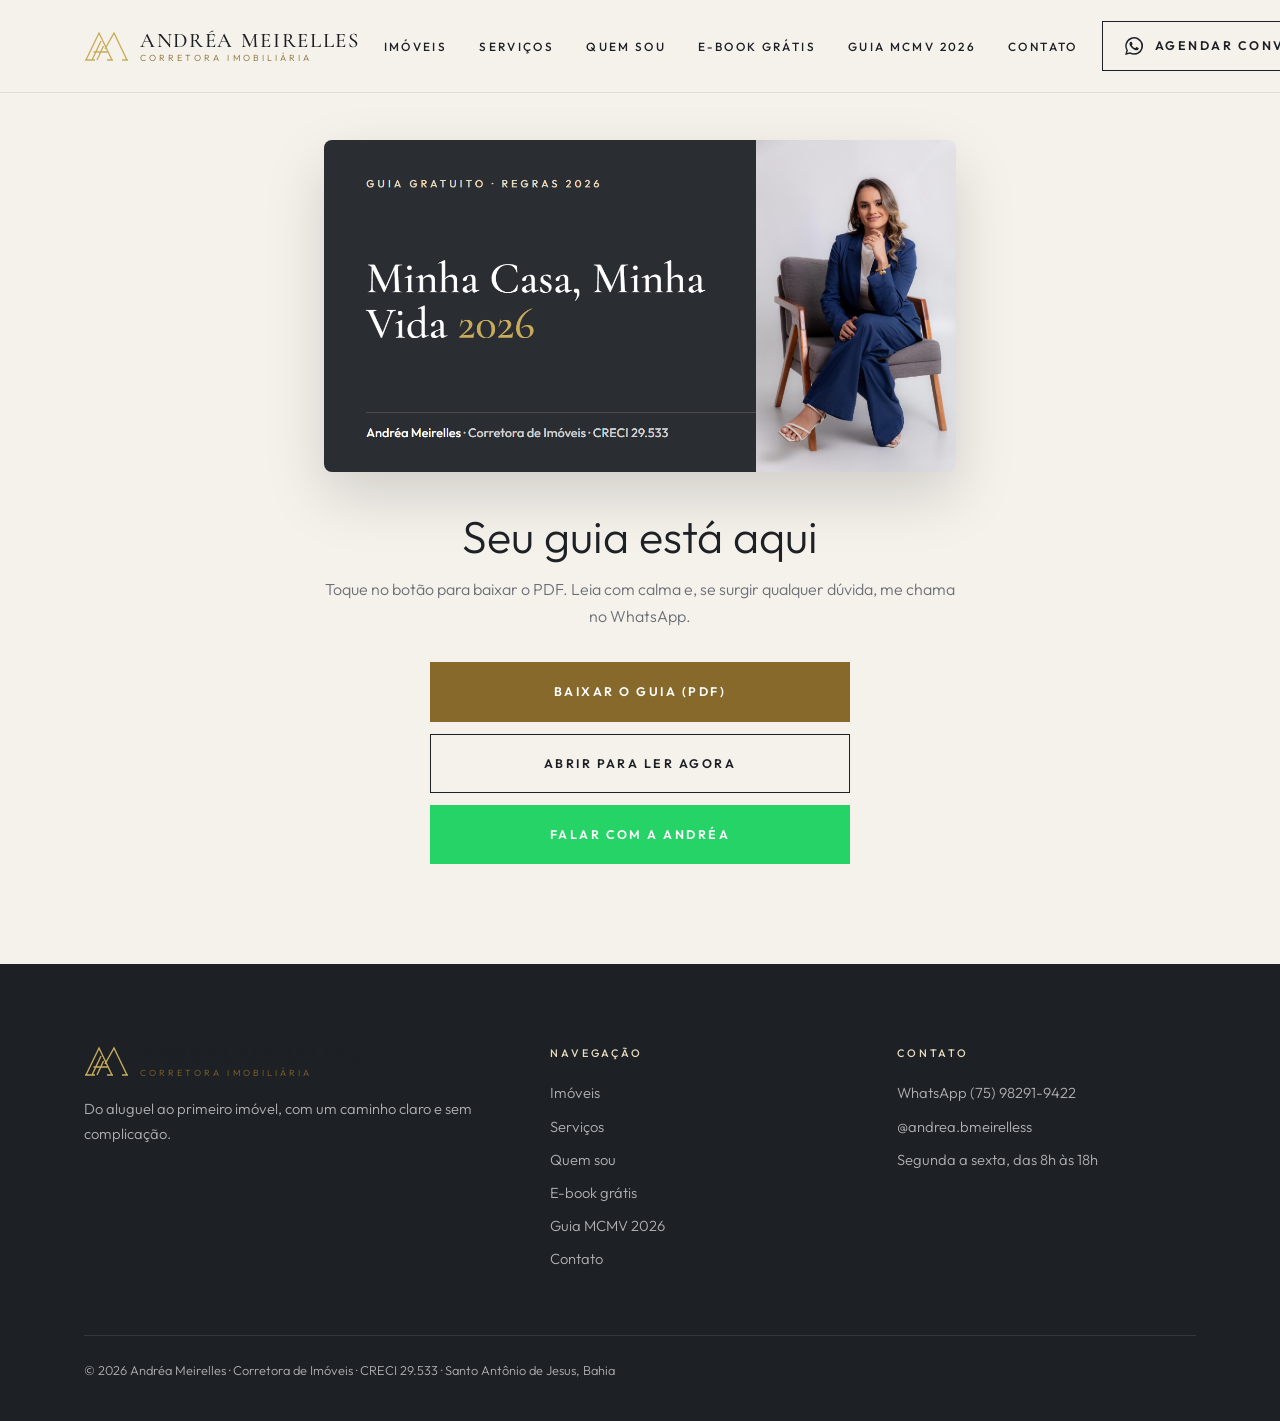
<file: ebook-mcmv/index.html>
<!doctype html>
<html lang="pt-BR">
<head>
<meta charset="utf-8">
<meta name="viewport" content="width=device-width, initial-scale=1">
<title>Seu guia: Minha Casa, Minha Vida 2026 | Andréa Meirelles</title>
<meta name="description" content="Guia gratuito das regras do Minha Casa, Minha Vida 2026, de Andréa Meirelles, corretora de imóveis em Santo Antônio de Jesus (BA). Toque para baixar.">
<meta property="og:type" content="website">
<meta property="og:title" content="📘 Guia: Minha Casa, Minha Vida 2026">
<meta property="og:description" content="Toque para baixar o seu guia gratuito. Andréa Meirelles, corretora de imóveis.">
<meta property="og:image" content="https://andrea-meirelles.vercel.app/ebook-mcmv/capa.png">
<meta property="og:image:width" content="1200">
<meta property="og:image:height" content="630">
<meta property="og:url" content="https://andrea-meirelles.vercel.app/ebook-mcmv/">
<meta name="twitter:card" content="summary_large_image">
<link rel="preconnect" href="https://fonts.googleapis.com">
<link rel="preconnect" href="https://fonts.gstatic.com" crossorigin>
<link href="https://fonts.googleapis.com/css2?family=Outfit:wght@200;300;400;500;600&family=Cormorant+Garamond:ital,wght@0,500;1,500&display=swap" rel="stylesheet">
<link rel="stylesheet" href="/assets/style.css">
<style>
  .get { padding: 140px 0 100px; }
  .get .wrap { max-width: 760px; text-align: center; }
  .get img { width: 100%; border-radius: 8px; box-shadow: 0 24px 60px rgba(0,0,0,.15); margin-bottom: 40px; }
  .get h1 { font-size: clamp(2rem, 4vw, 2.8rem); margin-bottom: 14px; }
  .get p { color: var(--muted); margin-bottom: 32px; }
  .get .btns { display: grid; gap: 12px; max-width: 420px; margin: 0 auto; }
  @media (max-width: 680px) { .get { padding: 100px 0 72px; } }
</style>
</head>
<body data-page="ebook-get" class="inner">

<header class="top" id="top"></header>

<main class="get">
  <div class="wrap">
    <img src="/ebook-mcmv/capa.png" alt="Capa do guia Minha Casa, Minha Vida 2026">
    <h1>Seu guia está aqui</h1>
    <p>Toque no botão para baixar o PDF. Leia com calma e, se surgir qualquer dúvida, me chama no WhatsApp.</p>
    <div class="btns">
      <a class="btn btn-gold" href="/ebook-mcmv/minha-casa-minha-vida-2026.pdf" download="Minha Casa, Minha Vida 2026 - Andréa Meirelles.pdf">Baixar o guia (PDF)</a>
      <a class="btn btn-line" href="/ebook-mcmv/minha-casa-minha-vida-2026.pdf" target="_blank" rel="noopener">Abrir para ler agora</a>
      <a class="btn btn-wa" id="get-wa" href="https://wa.me/5575982919422" target="_blank" rel="noopener">Falar com a Andréa</a>
    </div>
  </div>
</main>

<footer class="foot" id="foot"></footer>

<script src="/assets/app.js"></script>
</body>
</html>
</file>
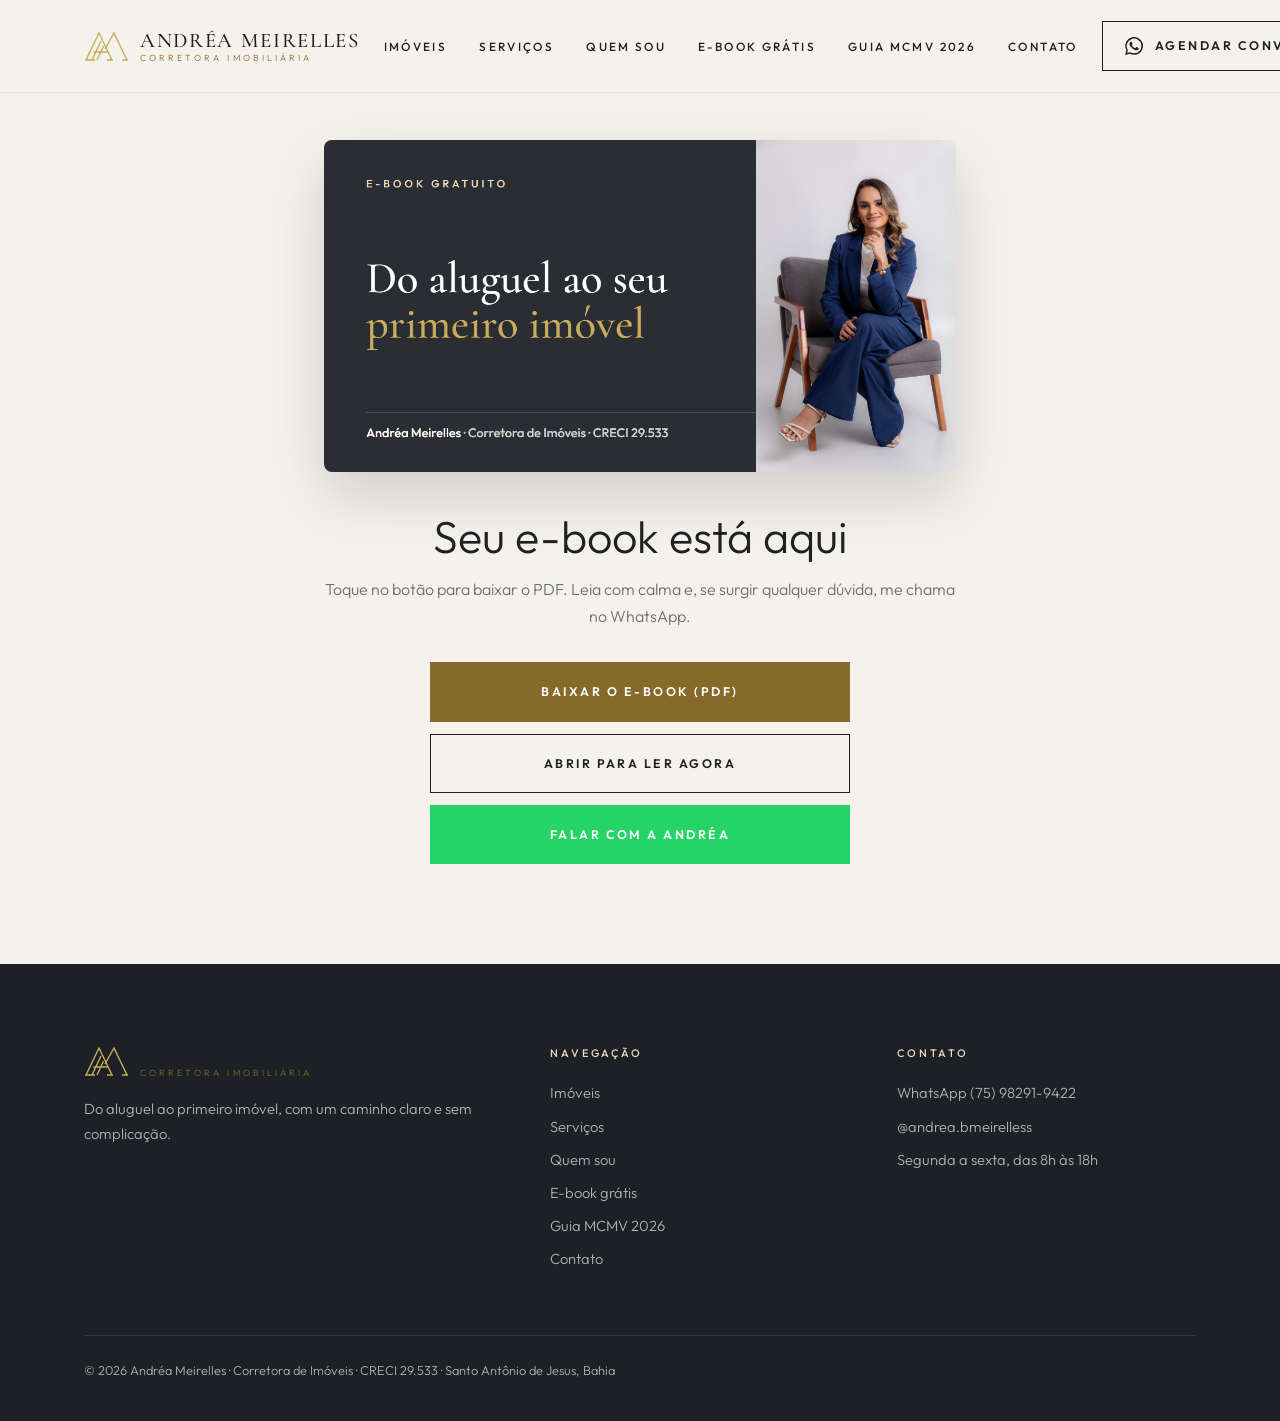
<file: ebook/index.html>
<!doctype html>
<html lang="pt-BR">
<head>
<meta charset="utf-8">
<meta name="viewport" content="width=device-width, initial-scale=1">
<title>Seu e-book: Do aluguel ao seu primeiro imóvel | Andréa Meirelles</title>
<meta name="description" content="E-book gratuito de Andréa Meirelles, corretora de imóveis em Santo Antônio de Jesus (BA). Toque para baixar.">
<meta property="og:type" content="website">
<meta property="og:title" content="📘 E-book: Do aluguel ao seu primeiro imóvel">
<meta property="og:description" content="Toque para baixar o seu e-book gratuito. Andréa Meirelles, corretora de imóveis.">
<meta property="og:image" content="https://andrea-meirelles.vercel.app/ebook/capa.png">
<meta property="og:image:width" content="1200">
<meta property="og:image:height" content="630">
<meta property="og:url" content="https://andrea-meirelles.vercel.app/ebook/">
<meta name="twitter:card" content="summary_large_image">
<link rel="preconnect" href="https://fonts.googleapis.com">
<link rel="preconnect" href="https://fonts.gstatic.com" crossorigin>
<link href="https://fonts.googleapis.com/css2?family=Outfit:wght@200;300;400;500;600&family=Cormorant+Garamond:ital,wght@0,500;1,500&display=swap" rel="stylesheet">
<link rel="stylesheet" href="/assets/style.css">
<style>
  .get { padding: 140px 0 100px; }
  .get .wrap { max-width: 760px; text-align: center; }
  .get img { width: 100%; border-radius: 8px; box-shadow: 0 24px 60px rgba(0,0,0,.15); margin-bottom: 40px; }
  .get h1 { font-size: clamp(2rem, 4vw, 2.8rem); margin-bottom: 14px; }
  .get p { color: var(--muted); margin-bottom: 32px; }
  .get .btns { display: grid; gap: 12px; max-width: 420px; margin: 0 auto; }
  @media (max-width: 680px) { .get { padding: 100px 0 72px; } }
</style>
</head>
<body data-page="ebook-get" class="inner">

<header class="top" id="top"></header>

<main class="get">
  <div class="wrap">
    <img src="/ebook/capa.png" alt="Capa do e-book Do aluguel ao seu primeiro imóvel">
    <h1>Seu e-book está aqui</h1>
    <p>Toque no botão para baixar o PDF. Leia com calma e, se surgir qualquer dúvida, me chama no WhatsApp.</p>
    <div class="btns">
      <a class="btn btn-gold" href="/ebook/do-aluguel-ao-primeiro-imovel.pdf" download="Do aluguel ao seu primeiro imóvel - Andréa Meirelles.pdf">Baixar o e-book (PDF)</a>
      <a class="btn btn-line" href="/ebook/do-aluguel-ao-primeiro-imovel.pdf" target="_blank" rel="noopener">Abrir para ler agora</a>
      <a class="btn btn-wa" id="get-wa" href="https://wa.me/5575982919422" target="_blank" rel="noopener">Falar com a Andréa</a>
    </div>
  </div>
</main>

<footer class="foot" id="foot"></footer>

<script src="/assets/app.js"></script>
</body>
</html>
</file>
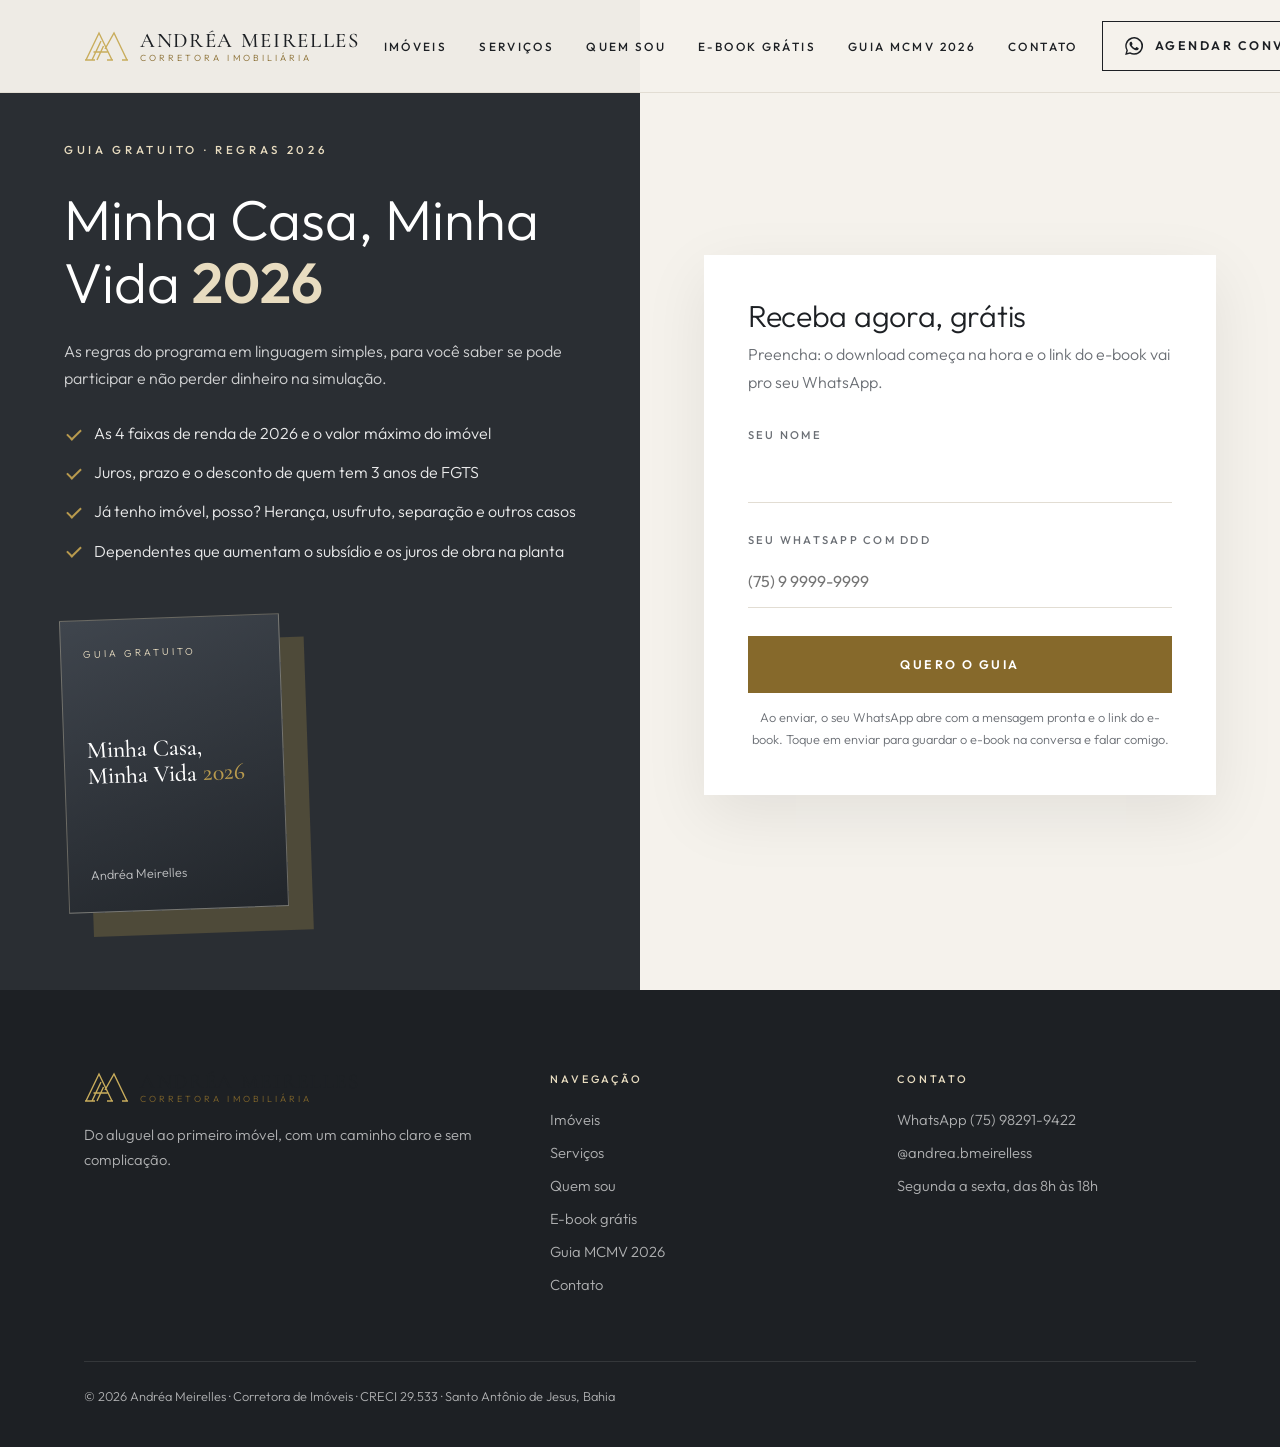
<file: ebook-mcmv.html>
<!doctype html>
<html lang="pt-BR">
<head>
<meta charset="utf-8">
<meta name="viewport" content="width=device-width, initial-scale=1">
<title>Guia grátis: Minha Casa, Minha Vida 2026 | Andréa Meirelles</title>
<meta name="description" content="Baixe grátis o guia das regras do Minha Casa, Minha Vida 2026: faixas de renda, juros, quem pode participar e casos especiais. Por Andréa Meirelles, corretora em Santo Antônio de Jesus (BA).">
<meta property="og:title" content="Guia grátis: Minha Casa, Minha Vida 2026">
<meta property="og:description" content="As regras do programa em linguagem simples: faixas, juros, quem pode e o que pouca gente explica.">
<meta property="og:image" content="https://andrea-meirelles.vercel.app/ebook-mcmv/capa.png">
<link rel="preconnect" href="https://fonts.googleapis.com">
<link rel="preconnect" href="https://fonts.gstatic.com" crossorigin>
<link href="https://fonts.googleapis.com/css2?family=Outfit:wght@200;300;400;500;600&family=Cormorant+Garamond:ital,wght@0,500;1,500&display=swap" rel="stylesheet">
<link rel="stylesheet" href="/assets/style.css">
</head>
<body data-page="ebook" class="inner" data-ebook-pdf="/ebook-mcmv/minha-casa-minha-vida-2026.pdf" data-ebook-page="/ebook-mcmv/" data-ebook-title="Minha Casa, Minha Vida 2026">

<header class="top" id="top"></header>

<main class="lp">
  <section class="lp-left">
    <p class="eyebrow">Guia gratuito · Regras 2026</p>
    <h1>Minha Casa, Minha Vida <b>2026</b></h1>
    <p>As regras do programa em linguagem simples, para você saber se pode participar e não perder dinheiro na simulação.</p>
    <ul>
      <li>As 4 faixas de renda de 2026 e o valor máximo do imóvel</li>
      <li>Juros, prazo e o desconto de quem tem 3 anos de FGTS</li>
      <li>Já tenho imóvel, posso? Herança, usufruto, separação e outros casos</li>
      <li>Dependentes que aumentam o subsídio e os juros de obra na planta</li>
    </ul>
    <div class="cover" aria-hidden="true">
      <small>Guia gratuito</small>
      <strong>Minha Casa, Minha Vida <em>2026</em></strong>
      <span>Andréa Meirelles</span>
    </div>
  </section>

  <section class="lp-right">
    <form class="form" id="ebook-form" novalidate>
      <h2>Receba agora, grátis</h2>
      <p class="sub" id="ebook-ctx">Preencha: o download começa na hora e o link do e-book vai pro seu WhatsApp.</p>
      <label for="e-nome">Seu nome</label>
      <input id="e-nome" name="nome" type="text" autocomplete="name" required>
      <label for="e-zap">Seu WhatsApp com DDD</label>
      <input id="e-zap" name="whatsapp" type="tel" inputmode="tel" autocomplete="tel" placeholder="(75) 9 9999-9999" required>
      <button class="btn btn-gold" type="submit">Quero o guia</button>
      <p class="note">Ao enviar, o seu WhatsApp abre com a mensagem pronta e o link do e-book. Toque em enviar para guardar o e-book na conversa e falar comigo.</p>
    </form>
    <div class="form done" id="ebook-done" hidden>
      <h2>Pronto! Falta só um passo</h2>
      <p>Toque no botão verde para receber o e-book no seu WhatsApp. A mensagem já vai com o link do e-book: é só tocar em enviar.</p>
      <a class="btn btn-wa" id="ebook-wa" href="#" target="_blank" rel="noopener">Receber no meu WhatsApp</a>
      <a class="btn btn-gold" id="ebook-again" href="#" download>Baixar o e-book aqui</a>
      <a class="btn btn-line" id="ebook-imovel" href="#" hidden></a>
    </div>
  </section>
</main>

<footer class="foot" id="foot"></footer>

<script src="/assets/app.js"></script>
</body>
</html>
</file>
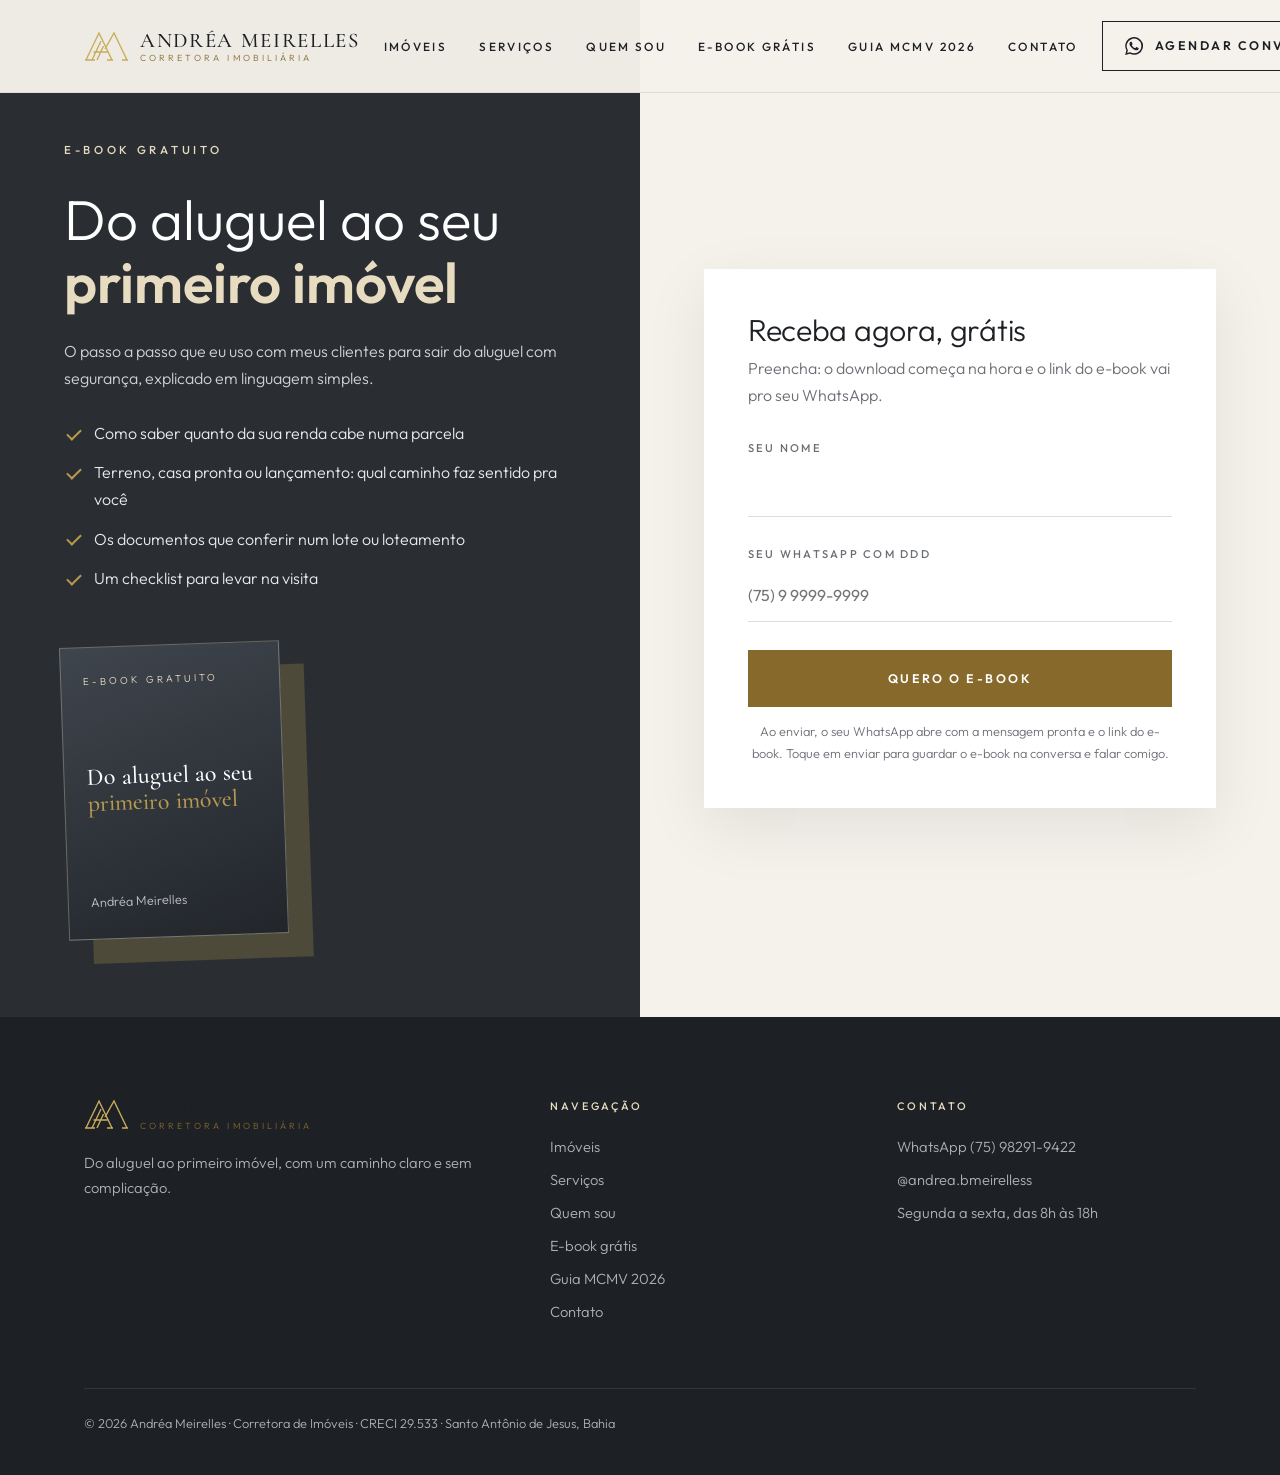
<file: ebook.html>
<!doctype html>
<html lang="pt-BR">
<head>
<meta charset="utf-8">
<meta name="viewport" content="width=device-width, initial-scale=1">
<title>E-book grátis: Do aluguel ao seu primeiro imóvel | Andréa Meirelles</title>
<meta name="description" content="Baixe grátis o guia Do aluguel ao seu primeiro imóvel, de Andréa Meirelles, corretora em Santo Antônio de Jesus (BA).">
<meta property="og:title" content="E-book grátis: Do aluguel ao seu primeiro imóvel">
<meta property="og:description" content="O passo a passo para sair do aluguel com segurança.">
<meta property="og:image" content="https://andrea-meirelles.vercel.app/andrea-meirelles.jpg">
<link rel="preconnect" href="https://fonts.googleapis.com">
<link rel="preconnect" href="https://fonts.gstatic.com" crossorigin>
<link href="https://fonts.googleapis.com/css2?family=Outfit:wght@200;300;400;500;600&family=Cormorant+Garamond:ital,wght@0,500;1,500&display=swap" rel="stylesheet">
<link rel="stylesheet" href="/assets/style.css">
</head>
<body data-page="ebook" class="inner">

<header class="top" id="top"></header>

<main class="lp">
  <section class="lp-left">
    <p class="eyebrow">E-book gratuito</p>
    <h1>Do aluguel ao seu <b>primeiro imóvel</b></h1>
    <p>O passo a passo que eu uso com meus clientes para sair do aluguel com segurança, explicado em linguagem simples.</p>
    <ul>
      <li>Como saber quanto da sua renda cabe numa parcela</li>
      <li>Terreno, casa pronta ou lançamento: qual caminho faz sentido pra você</li>
      <li>Os documentos que conferir num lote ou loteamento</li>
      <li>Um checklist para levar na visita</li>
    </ul>
    <div class="cover" aria-hidden="true">
      <small>E-book gratuito</small>
      <strong>Do aluguel ao seu <em>primeiro imóvel</em></strong>
      <span>Andréa Meirelles</span>
    </div>
  </section>

  <section class="lp-right">
    <form class="form" id="ebook-form" novalidate>
      <h2>Receba agora, grátis</h2>
      <p class="sub" id="ebook-ctx">Preencha: o download começa na hora e o link do e-book vai pro seu WhatsApp.</p>
      <label for="e-nome">Seu nome</label>
      <input id="e-nome" name="nome" type="text" autocomplete="name" required>
      <label for="e-zap">Seu WhatsApp com DDD</label>
      <input id="e-zap" name="whatsapp" type="tel" inputmode="tel" autocomplete="tel" placeholder="(75) 9 9999-9999" required>
      <button class="btn btn-gold" type="submit">Quero o e-book</button>
      <p class="note">Ao enviar, o seu WhatsApp abre com a mensagem pronta e o link do e-book. Toque em enviar para guardar o e-book na conversa e falar comigo.</p>
    </form>
    <div class="form done" id="ebook-done" hidden>
      <h2>Pronto! Falta só um passo</h2>
      <p>Toque no botão verde para receber o e-book no seu WhatsApp. A mensagem já vai com o link do e-book: é só tocar em enviar.</p>
      <a class="btn btn-wa" id="ebook-wa" href="#" target="_blank" rel="noopener">Receber no meu WhatsApp</a>
      <a class="btn btn-gold" id="ebook-again" href="#" download>Baixar o e-book aqui</a>
      <a class="btn btn-line" id="ebook-imovel" href="#" hidden></a>
    </div>
  </section>
</main>

<footer class="foot" id="foot"></footer>

<script src="/assets/app.js"></script>
</body>
</html>
</file>
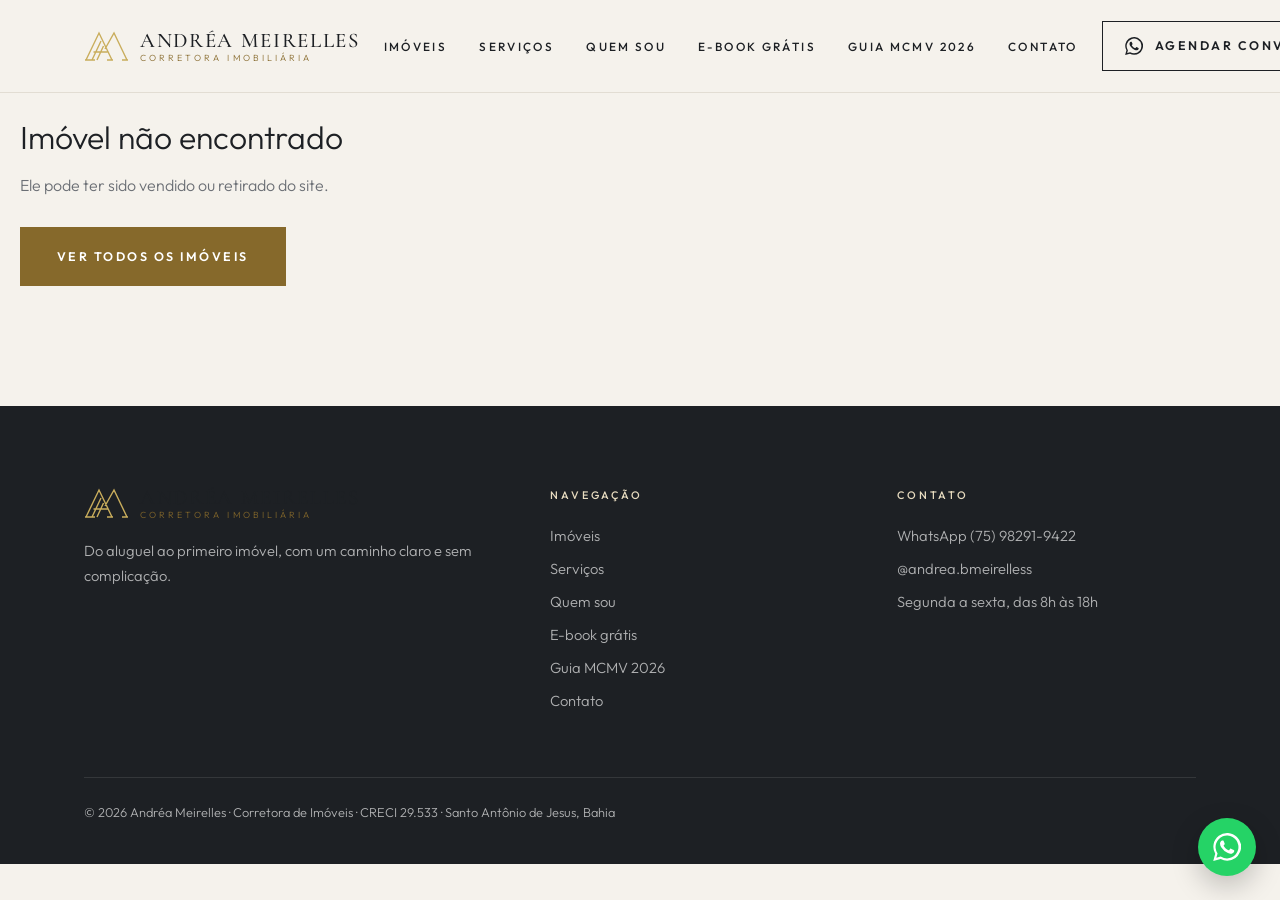
<file: imovel.html>
<!doctype html>
<html lang="pt-BR">
<head>
<meta charset="utf-8">
<meta name="viewport" content="width=device-width, initial-scale=1">
<title>Imóvel | Andréa Meirelles</title>
<meta name="description" content="Imóvel em Santo Antônio de Jesus e região com Andréa Meirelles, corretora de imóveis (CRECI 29.533).">
<meta property="og:title" content="Andréa Meirelles | Corretora de Imóveis">
<meta property="og:image" content="https://andrea-meirelles.vercel.app/andrea-meirelles.jpg">
<link rel="preconnect" href="https://fonts.googleapis.com">
<link rel="preconnect" href="https://fonts.gstatic.com" crossorigin>
<link href="https://fonts.googleapis.com/css2?family=Outfit:wght@200;300;400;500;600&family=Cormorant+Garamond:ital,wght@0,500;1,500&display=swap" rel="stylesheet">
<link rel="stylesheet" href="/assets/style.css">
</head>
<body data-page="imovel" class="inner">

<header class="top" id="top"></header>
<main id="imovel"></main>
<footer class="foot" id="foot"></footer>

<a class="float-wa" id="float-wa" href="https://wa.me/5575982919422" target="_blank" rel="noopener" aria-label="Falar com a Andréa no WhatsApp"><svg viewBox="0 0 24 24" fill="currentColor" aria-hidden="true"><path d="M17.5 14.4c-.3-.1-1.8-.9-2-1s-.5-.1-.7.1-.8 1-.9 1.2-.3.2-.6.1a8.2 8.2 0 0 1-2.4-1.5 9 9 0 0 1-1.7-2.1c-.2-.3 0-.5.1-.6l.4-.5.3-.5v-.5l-.9-2.2c-.2-.6-.5-.5-.7-.5h-.6a1.1 1.1 0 0 0-.8.4 3.4 3.4 0 0 0-1 2.5 5.9 5.9 0 0 0 1.2 3.1 13.5 13.5 0 0 0 5.2 4.6c.7.3 1.3.5 1.7.6a4.2 4.2 0 0 0 1.9.1 3.1 3.1 0 0 0 2-1.4 2.5 2.5 0 0 0 .2-1.4c-.1-.2-.3-.3-.6-.4M12 21.8a9.8 9.8 0 0 1-5-1.4l-.4-.2-3.7 1 1-3.6-.2-.4a9.8 9.8 0 1 1 8.3 4.6M20.5 3.5A11.8 11.8 0 0 0 1.9 17.7L.2 24l6.4-1.7a11.8 11.8 0 0 0 5.6 1.4A11.8 11.8 0 0 0 20.5 3.5"/></svg></a>

<script src="/assets/app.js"></script>
</body>
</html>
</file>
<file: assets/style.css>
:root {
  --ink: #1d2024;
  --graphite: #3f454d;
  --graphite-deep: #2a2e33;
  --gold: #b89a4e;
  --gold-dark: #86692b;
  --gold-soft: #e8dcc0;
  --cream: #f5f2ec;
  --sand: #ece7df;
  --white: #ffffff;
  --muted: #6b6f75;
  --line: #e2ddd3;
  --wa: #25d366;
}
* { box-sizing: border-box; margin: 0; padding: 0; }
html { scroll-behavior: smooth; }
body {
  font-family: "Outfit", system-ui, sans-serif;
  font-weight: 300;
  background: var(--cream);
  color: var(--ink);
  line-height: 1.7;
  -webkit-font-smoothing: antialiased;
}
a { color: inherit; }
img { display: block; max-width: 100%; }
button { font: inherit; cursor: pointer; }
.wrap { max-width: 1240px; margin: 0 auto; padding: 0 64px; }
section { scroll-margin-top: 90px; }
[hidden] { display: none !important; }

.eyebrow {
  display: inline-block;
  font-size: .72rem;
  font-weight: 500;
  letter-spacing: .32em;
  text-transform: uppercase;
  color: var(--gold-dark);
  margin-bottom: 18px;
}
h1, h2, h3 { font-weight: 300; line-height: 1.12; color: var(--ink); }
h2 { font-size: clamp(2.1rem, 4.2vw, 3.2rem); margin-bottom: 18px; letter-spacing: -.01em; }
.sec { padding: 120px 0; }
.sec-head { margin-bottom: 56px; }
.sec-head p { color: var(--muted); max-width: 34em; }
.sec-head.center { text-align: center; }
.sec-head.center p { margin: 0 auto; }
.sec-head.split { display: flex; justify-content: space-between; align-items: flex-end; gap: 32px; }

/* Botões */
.btn {
  display: inline-flex;
  align-items: center;
  justify-content: center;
  gap: 12px;
  padding: 18px 36px;
  font-size: .78rem;
  font-weight: 600;
  letter-spacing: .2em;
  text-transform: uppercase;
  text-decoration: none;
  border: 1px solid transparent;
  transition: background .2s ease, color .2s ease, border-color .2s ease, transform .2s ease;
}
.btn svg { width: 18px; height: 18px; flex: none; }
.btn-gold { background: var(--gold-dark); color: #fff; }
.btn-gold:hover { background: #6f5622; }
.btn-line { border-color: var(--ink); color: var(--ink); background: transparent; }
.btn-line:hover { background: var(--ink); color: #fff; }
.btn-wa { background: var(--wa); color: #fff; }
.btn-wa:hover { background: #1eb956; }
.btn-ghost { border-color: rgba(255,255,255,.7); color: #fff; }
.btn-ghost:hover { background: rgba(255,255,255,.12); }

/* Cabeçalho */
.top {
  position: fixed;
  inset: 0 0 auto 0;
  z-index: 40;
  transition: background .3s ease, box-shadow .3s ease;
}
.top .wrap { display: flex; align-items: center; justify-content: space-between; height: 92px; gap: 24px; }
.top.solid, body.inner .top { background: rgba(245, 242, 236, .97); box-shadow: 0 1px 0 var(--line); }
.logo { display: flex; align-items: center; gap: 12px; text-decoration: none; color: #fff; }
.logo svg { width: 44px; height: 30px; flex: none; }
.logo span { display: flex; flex-direction: column; line-height: 1.15; white-space: nowrap; }
.logo strong { font-family: "Cormorant Garamond", Georgia, serif; font-weight: 500; font-size: 1.3rem; letter-spacing: .08em; text-transform: uppercase; }
.logo small { font-size: .56rem; letter-spacing: .34em; text-transform: uppercase; color: var(--gold-soft); }
.top.solid .logo, body.inner .logo { color: var(--ink); }
.top.solid .logo small, body.inner .logo small { color: var(--gold-dark); }
.menu { display: flex; gap: 32px; list-style: none; white-space: nowrap; }
.menu a { font-size: .74rem; font-weight: 500; letter-spacing: .2em; text-transform: uppercase; text-decoration: none; color: #fff; }
.menu a:hover { color: var(--gold-soft); }
.top.solid .menu a, body.inner .menu a { color: var(--ink); }
.top.solid .menu a:hover, body.inner .menu a:hover { color: var(--gold-dark); }
.top .btn { white-space: nowrap; padding: 13px 22px; border-color: rgba(255,255,255,.75); color: #fff; }
.top .btn:hover { background: rgba(255,255,255,.12); }
.top.solid .btn, body.inner .top .btn { border-color: var(--ink); color: var(--ink); }
.top.solid .btn:hover, body.inner .top .btn:hover { background: var(--ink); color: #fff; }

/* Capa */
.hero {
  position: relative;
  min-height: 100vh;
  min-height: 100svh;
  display: flex;
  align-items: center;
  color: #fff;
  overflow: hidden;
  background: var(--graphite-deep);
}
.hero-bg { position: absolute; inset: 0; width: 100%; height: 100%; object-fit: cover; object-position: center 68%; }
.hero::after {
  content: "";
  position: absolute;
  inset: 0;
  background: linear-gradient(90deg, rgba(20,22,26,.82) 0%, rgba(20,22,26,.55) 45%, rgba(20,22,26,.2) 100%);
}
.hero .wrap { position: relative; z-index: 1; width: 100%; padding-top: 92px; }
.hero .eyebrow { color: var(--gold-soft); display: flex; align-items: center; gap: 18px; }
.hero .eyebrow::before { content: ""; width: 40px; height: 1px; background: currentColor; }
.hero h1 { color: #fff; font-size: clamp(2.8rem, 6.6vw, 5.6rem); max-width: 11.5em; margin-bottom: 28px; letter-spacing: -.02em; }
.hero h1 b { font-weight: 600; color: var(--gold-soft); }
.hero p { max-width: 34em; font-size: 1.1rem; color: rgba(255,255,255,.88); margin-bottom: 44px; }
.hero .actions { display: flex; flex-wrap: wrap; gap: 16px; }
.scroll-hint { position: absolute; z-index: 1; left: 50%; bottom: 28px; transform: translateX(-50%); font-size: .64rem; letter-spacing: .3em; color: rgba(255,255,255,.65); text-transform: uppercase; }

/* Números */
.stats { background: var(--graphite-deep); color: #fff; }
.stats ul { list-style: none; display: grid; grid-template-columns: repeat(4, 1fr); }
.stats li { padding: 44px 24px; text-align: center; border-left: 1px solid rgba(255,255,255,.1); }
.stats li:first-child { border-left: 0; }
.stats strong { display: block; font-size: 1.9rem; font-weight: 300; color: var(--gold-soft); line-height: 1.2; }
.stats span { font-size: .72rem; letter-spacing: .2em; text-transform: uppercase; color: rgba(255,255,255,.6); }

/* Grade de imóveis */
.portfolio { background: var(--white); }
.grid { display: grid; grid-template-columns: repeat(3, 1fr); gap: 24px; }
.grid.lead { grid-template-columns: 2fr 1fr; grid-auto-rows: 290px; }
.grid.lead .card:first-child { grid-row: span 2; }
.grid.single { grid-template-columns: 1fr; grid-auto-rows: 500px; }
.card {
  position: relative;
  display: block;
  min-height: 290px;
  border-radius: 8px;
  overflow: hidden;
  text-decoration: none;
  color: #fff;
  background: var(--graphite);
}
.card img { position: absolute; inset: 0; width: 100%; height: 100%; object-fit: cover; transition: transform .6s ease; }
.card:hover img { transform: scale(1.05); }
.card::after { content: ""; position: absolute; inset: 0; background: linear-gradient(180deg, rgba(0,0,0,.05) 25%, rgba(0,0,0,.82) 100%); }
.card-body { position: absolute; z-index: 1; left: 0; right: 0; bottom: 0; padding: 28px 30px; }
.card .loc { font-size: .68rem; font-weight: 500; letter-spacing: .22em; text-transform: uppercase; color: rgba(255,255,255,.75); margin-bottom: 6px; }
.card h3 { color: #fff; font-size: 1.6rem; font-weight: 400; margin-bottom: 10px; }
.grid.lead .card:first-child h3, .grid.single .card h3 { font-size: 2.2rem; }
.card .meta { display: flex; flex-wrap: wrap; gap: 6px 18px; font-size: .86rem; color: rgba(255,255,255,.85); }
.card .price { margin-top: 14px; padding-top: 14px; border-top: 1px solid rgba(255,255,255,.2); font-size: 1.25rem; font-weight: 500; }
.tag {
  position: absolute;
  z-index: 1;
  top: 20px;
  left: 20px;
  background: var(--gold-dark);
  color: #fff;
  font-size: .66rem;
  font-weight: 600;
  letter-spacing: .18em;
  text-transform: uppercase;
  padding: 7px 14px;
  border-radius: 999px;
}
.empty { color: var(--muted); }

/* Vídeo destaque */
.video-sec { background: var(--cream); }
.video-frame { position: relative; aspect-ratio: 16 / 9; border: 6px solid var(--gold); background: #000; }
.video-frame iframe { position: absolute; inset: 0; width: 100%; height: 100%; border: 0; }
.video-frame.vertical { aspect-ratio: 9 / 16; max-width: 420px; margin: 0 auto; }

/* Especialista */
.about { display: grid; grid-template-columns: 1fr 1fr; gap: 80px; align-items: center; }
.about-pics { position: relative; padding: 0 48px 64px 0; }
.about-pics::before { content: ""; position: absolute; top: -24px; right: 24px; width: 70%; height: 55%; border: 1px solid var(--gold); }
.about-pics .main { position: relative; width: 100%; aspect-ratio: 4 / 5; object-fit: cover; object-position: center 20%; }
.about-pics .small { position: absolute; right: 0; bottom: 0; width: 46%; aspect-ratio: 1; object-fit: cover; object-position: center 15%; border: 8px solid var(--cream); }
.about-text blockquote { font-size: 1.5rem; font-style: italic; font-weight: 300; border-left: 2px solid var(--gold); padding-left: 24px; margin: 8px 0 30px; color: var(--ink); }
.about-text p { color: var(--muted); margin-bottom: 18px; }
.sign { font-family: "Cormorant Garamond", Georgia, serif; font-style: italic; font-size: 2rem; color: var(--gold-dark); margin-top: 26px; line-height: 1.2; }
.creci { font-size: .7rem; letter-spacing: .24em; text-transform: uppercase; color: var(--muted); }
.socials { display: flex; gap: 12px; margin-top: 22px; }
.socials a { width: 46px; height: 46px; border: 1px solid var(--line); display: grid; place-items: center; color: var(--ink); transition: border-color .2s ease, color .2s ease; }
.socials a:hover { border-color: var(--gold); color: var(--gold-dark); }
.socials svg { width: 18px; height: 18px; }

/* E-book */
.ebook-band { background: var(--graphite-deep); color: #fff; overflow: hidden; }
.ebook-band .wrap { display: grid; grid-template-columns: 1.2fr .8fr; gap: 64px; align-items: center; }
.ebook-band h2 { color: #fff; }
.ebook-band p { color: rgba(255,255,255,.75); margin-bottom: 32px; max-width: 32em; }
.ebook-band .eyebrow { color: var(--gold-soft); }
.ebook-band .ebook-also { margin: 20px 0 0; font-size: .9rem; }
.ebook-band .ebook-also a { color: var(--gold-soft); text-decoration: underline; text-underline-offset: 3px; }
.cover {
  aspect-ratio: 3 / 4;
  max-width: 300px;
  margin: 0 auto;
  background: linear-gradient(160deg, #3f454d, #22262b);
  border: 1px solid rgba(232, 220, 192, .35);
  box-shadow: 24px 24px 0 rgba(184, 154, 78, .25);
  padding: 36px 30px;
  display: flex;
  flex-direction: column;
  justify-content: space-between;
  transform: rotate(-3deg);
}
.cover small { font-size: .62rem; letter-spacing: .3em; text-transform: uppercase; color: var(--gold-soft); }
.cover strong { font-family: "Cormorant Garamond", Georgia, serif; font-weight: 500; font-size: 2rem; line-height: 1.1; color: #fff; }
.cover em { font-style: normal; color: var(--gold); }
.cover span { font-size: .8rem; color: rgba(255,255,255,.7); }

/* Serviços */
.services { background: var(--white); }
.svc-grid { display: grid; grid-template-columns: repeat(5, 1fr); gap: 1px; background: var(--line); border: 1px solid var(--line); }
.svc { background: var(--white); padding: 40px 26px; text-decoration: none; display: flex; flex-direction: column; transition: background .2s ease; }
.svc:hover { background: var(--cream); }
.svc .n { font-size: 2.6rem; font-weight: 200; color: var(--gold); line-height: 1; margin-bottom: 26px; }
.svc h3 { font-size: 1.3rem; font-weight: 400; margin-bottom: 12px; }
.svc p { color: var(--muted); font-size: .95rem; flex: 1; }
.svc .more { margin-top: 24px; font-size: .7rem; font-weight: 600; letter-spacing: .2em; text-transform: uppercase; color: var(--gold-dark); }

/* Regiões */
.cities { display: flex; flex-wrap: wrap; justify-content: center; gap: 16px; list-style: none; }
.cities li { min-width: min(100%, 420px); text-align: center; }
.cities li::after { left: 50% !important; transform: translateX(-50%); }
.cities li {
  position: relative;
  padding: 40px 32px;
  background: var(--graphite);
  color: #fff;
  font-size: 1.35rem;
  font-weight: 300;
  overflow: hidden;
}
.cities li::after { content: ""; position: absolute; left: 32px; bottom: 26px; width: 32px; height: 1px; background: var(--gold); }
.cities li:first-child { background: var(--gold-dark); }
.cities li:first-child::after { background: #fff; }

/* Contato */
.contact-sec { background: var(--sand); }
.contact { display: grid; grid-template-columns: 1fr 1.1fr; gap: 80px; }
.info { list-style: none; margin-top: 36px; }
.info li { padding: 20px 0; border-bottom: 1px solid #d7d0c4; }
.info small { display: block; font-size: .66rem; font-weight: 500; letter-spacing: .26em; text-transform: uppercase; color: var(--gold-dark); margin-bottom: 4px; }
.info a { text-decoration: none; }
.info a:hover { color: var(--gold-dark); }
.form { background: var(--white); padding: 48px; }
.form label { display: block; font-size: .7rem; font-weight: 500; letter-spacing: .2em; text-transform: uppercase; color: var(--muted); margin-bottom: 8px; }
.form input, .form select, .form textarea {
  width: 100%;
  font: inherit;
  font-weight: 400;
  font-size: 1rem;
  color: var(--ink);
  background: transparent;
  border: 0;
  border-bottom: 1px solid var(--line);
  padding: 10px 0 12px;
  margin-bottom: 28px;
  border-radius: 0;
}
.form input:focus, .form select:focus, .form textarea:focus { outline: 0; border-bottom-color: var(--gold-dark); }
.form textarea { min-height: 90px; resize: vertical; }
.form .btn { width: 100%; border: 0; }
.form .note { font-size: .8rem; color: var(--muted); margin-top: 14px; text-align: center; }

/* Rodapé */
.foot { background: var(--ink); color: rgba(255,255,255,.65); padding: 80px 0 40px; font-size: .92rem; }
.foot-grid { display: grid; grid-template-columns: 1.4fr 1fr 1fr; gap: 48px; }
.foot h4 { font-size: .68rem; font-weight: 500; letter-spacing: .26em; text-transform: uppercase; color: var(--gold-soft); margin-bottom: 18px; }
.foot ul { list-style: none; }
.foot li { margin-bottom: 8px; }
.foot a { text-decoration: none; }
.foot a:hover { color: #fff; }
.foot .logo { color: #fff; margin-bottom: 18px; }
.foot-bottom { margin-top: 56px; padding-top: 24px; border-top: 1px solid rgba(255,255,255,.1); font-size: .8rem; }

/* WhatsApp flutuante */
.float-wa {
  position: fixed;
  right: 24px;
  bottom: 24px;
  z-index: 50;
  width: 58px;
  height: 58px;
  border-radius: 50%;
  background: var(--wa);
  color: #fff;
  display: grid;
  place-items: center;
  box-shadow: 0 10px 28px rgba(0,0,0,.22);
  transition: transform .2s ease;
}
.float-wa:hover { transform: scale(1.06); }
.float-wa svg { width: 28px; height: 28px; }

/* Página do imóvel */
.gallery { padding-top: 92px; background: var(--white); }
.stage { position: relative; height: min(72vh, 680px); background: var(--graphite-deep); overflow: hidden; }
.stage img { width: 100%; height: 100%; object-fit: contain; }
.stage .nav-btn {
  position: absolute;
  top: 50%;
  transform: translateY(-50%);
  width: 52px;
  height: 52px;
  border-radius: 50%;
  border: 0;
  background: rgba(255,255,255,.9);
  color: var(--ink);
  display: grid;
  place-items: center;
}
.stage .prev { left: 20px; }
.stage .next { right: 20px; }
.stage .nav-btn svg { width: 20px; height: 20px; }
.stage .count { position: absolute; right: 20px; bottom: 20px; background: rgba(0,0,0,.6); color: #fff; font-size: .8rem; padding: 6px 12px; border-radius: 999px; }
.thumbs { display: flex; gap: 10px; padding: 14px 64px; overflow-x: auto; background: var(--cream); }
.thumbs button { flex: none; width: 128px; height: 84px; border: 2px solid transparent; padding: 0; background: none; opacity: .7; }
.thumbs button.on { border-color: var(--gold-dark); opacity: 1; }
.thumbs img { width: 100%; height: 100%; object-fit: cover; }
.thumbs .vid { position: relative; background: var(--ink); color: #fff; font-size: .7rem; letter-spacing: .14em; text-transform: uppercase; display: grid; place-items: center; }

.detail { display: grid; grid-template-columns: 1fr 360px; gap: 56px; align-items: start; padding: 56px 0 120px; }
.crumbs { font-size: .74rem; letter-spacing: .14em; text-transform: uppercase; color: var(--muted); margin-bottom: 14px; }
.crumbs a { text-decoration: none; }
.crumbs a:hover { color: var(--gold-dark); }
.detail h1 { font-size: clamp(2rem, 3.6vw, 2.8rem); margin-bottom: 10px; }
.detail .where { color: var(--muted); margin-bottom: 24px; display: flex; align-items: center; gap: 8px; }
.detail .where svg { width: 16px; height: 16px; color: var(--gold-dark); }
.chips { display: flex; flex-wrap: wrap; gap: 12px; padding-bottom: 28px; border-bottom: 1px solid var(--line); margin-bottom: 28px; }
.chip { display: inline-flex; align-items: center; gap: 8px; border: 1px solid var(--line); border-radius: 999px; padding: 10px 20px; font-size: .74rem; font-weight: 500; letter-spacing: .16em; text-transform: uppercase; background: transparent; color: var(--ink); text-decoration: none; }
.chip:hover { border-color: var(--ink); }
.chip svg { width: 15px; height: 15px; }
.facts { display: flex; flex-wrap: wrap; gap: 14px 36px; margin-bottom: 40px; }
.facts div { font-size: .98rem; }
.facts b { font-weight: 500; }
.detail h2 { font-size: 1.5rem; font-weight: 400; padding-bottom: 14px; border-bottom: 1px solid var(--line); margin: 40px 0 22px; }
.desc p { margin-bottom: 16px; color: #3b3f45; }
.checks { list-style: none; display: grid; grid-template-columns: 1fr 1fr; gap: 12px 28px; }
.checks li { position: relative; padding-left: 28px; }
.checks li::before { content: ""; position: absolute; left: 3px; top: .55em; width: 12px; height: 6px; border-left: 2px solid var(--gold-dark); border-bottom: 2px solid var(--gold-dark); transform: rotate(-45deg); }
.videos { display: grid; gap: 24px; }
.side { position: sticky; top: 116px; background: var(--white); border: 1px solid var(--line); border-radius: 8px; padding: 32px; box-shadow: 0 20px 50px rgba(0,0,0,.05); }
.side .k { font-size: .66rem; letter-spacing: .26em; text-transform: uppercase; color: var(--muted); }
.side .v { font-size: 1.7rem; font-weight: 500; margin-bottom: 24px; line-height: 1.3; }
.side .btn { width: 100%; margin-bottom: 12px; }
.side hr { border: 0; border-top: 1px solid var(--line); margin: 20px 0; }
.side .agent { text-align: center; }
.side .agent img { width: 72px; height: 72px; border-radius: 50%; object-fit: cover; object-position: center 15%; margin: 0 auto 10px; }
.side .agent strong { display: block; font-weight: 500; }
.side .agent span { font-size: .78rem; color: var(--muted); }
.side .ebook-mini { display: block; margin-top: 18px; padding: 16px; background: var(--cream); text-decoration: none; font-size: .9rem; border-left: 2px solid var(--gold); }
.side .ebook-mini b { font-weight: 500; color: var(--gold-dark); }
.share-ok { font-size: .8rem; color: var(--gold-dark); margin-left: 6px; }

/* Página do e-book */
.lp { min-height: 100vh; display: grid; grid-template-columns: 1fr 1fr; }
.lp-left { background: var(--graphite-deep); color: #fff; padding: 140px 64px 80px; display: flex; flex-direction: column; justify-content: center; }
.lp-left h1 { color: #fff; font-size: clamp(2.2rem, 4.4vw, 3.6rem); margin-bottom: 24px; }
.lp-left h1 b { font-weight: 600; color: var(--gold-soft); }
.lp-left p { color: rgba(255,255,255,.78); margin-bottom: 28px; max-width: 32em; }
.lp-left .eyebrow { color: var(--gold-soft); }
.lp-left ul { list-style: none; margin-bottom: 40px; }
.lp-left li { position: relative; padding-left: 30px; margin-bottom: 12px; color: rgba(255,255,255,.9); }
.lp-left li::before { content: ""; position: absolute; left: 3px; top: .55em; width: 12px; height: 6px; border-left: 2px solid var(--gold); border-bottom: 2px solid var(--gold); transform: rotate(-45deg); }
.lp-left .cover { margin: 0; transform: rotate(-2deg); max-width: 220px; padding: 26px 22px; }
.lp-left .cover strong { font-size: 1.5rem; }
.lp-right { padding: 140px 64px 80px; display: flex; flex-direction: column; justify-content: center; }
.lp-right .form { padding: 44px; box-shadow: 0 20px 60px rgba(0,0,0,.08); }
.lp-right h2 { font-size: 1.9rem; margin-bottom: 8px; }
.lp-right .sub { color: var(--muted); margin-bottom: 30px; }
.done { text-align: center; }
.done h2 { margin-bottom: 12px; }
.done p { color: var(--muted); margin-bottom: 24px; }
.done .btn { width: 100%; margin-bottom: 12px; }

/* Revelar ao rolar */
.reveal { opacity: 0; transform: translateY(24px); transition: opacity .8s ease, transform .8s ease; }
.reveal.in { opacity: 1; transform: none; }
@media (prefers-reduced-motion: reduce) { .reveal { opacity: 1; transform: none; transition: none; } html { scroll-behavior: auto; } }

@media (max-width: 1240px) { .menu { gap: 22px; } .menu a { letter-spacing: .14em; } }
@media (max-width: 1080px) {
  .wrap { padding: 0 32px; }
  .menu { display: none; }
  .grid, .grid.lead { grid-template-columns: 1fr 1fr; grid-auto-rows: 320px; }
  .grid.lead .card:first-child { grid-column: span 2; grid-row: auto; }
  .about, .contact, .ebook-band .wrap { grid-template-columns: 1fr; gap: 56px; }
  .about-pics { max-width: 520px; }
  .svc-grid { grid-template-columns: 1fr 1fr; }
  .svc:last-child { grid-column: span 2; }
  .detail { grid-template-columns: 1fr; }
  .side { position: static; }
  .lp { grid-template-columns: 1fr; }
  .lp-left { padding-top: 130px; }
  .lp-right { padding-top: 56px; }
  .thumbs { padding: 14px 32px; }
}
@media (max-width: 680px) {
  .wrap { padding: 0 16px; }
  .sec { padding: 80px 0; }
  .top .wrap { height: 72px; }
  .top .btn span { display: none; }
  .top .btn { padding: 11px 14px; }
  .logo strong { font-size: 1.05rem; }
  .logo svg { width: 36px; }
  .hero .wrap { padding-top: 72px; }
  .hero .btn { width: 100%; }
  .stats ul { grid-template-columns: 1fr 1fr; }
  .stats li { padding: 28px 12px; border-top: 1px solid rgba(255,255,255,.1); }
  .stats li:nth-child(3) { border-left: 0; }
  .stats strong { font-size: 1.4rem; }
  .sec-head.split { flex-direction: column; align-items: flex-start; }
  .grid, .grid.lead, .grid.single { grid-template-columns: 1fr; grid-auto-rows: 380px; }
  .grid.lead .card:first-child { grid-column: auto; }
  .grid.lead .card:first-child h3, .grid.single .card h3 { font-size: 1.8rem; }
  .card-body { padding: 22px; }
  .about-pics { padding: 0 24px 48px 0; }
  .svc-grid { grid-template-columns: 1fr; }
  .svc:last-child { grid-column: auto; }
  .form { padding: 32px 22px; }
  .foot-grid { grid-template-columns: 1fr; gap: 36px; }
  .stage { height: 56vh; }
  .stage .nav-btn { width: 42px; height: 42px; }
  .thumbs { padding: 10px 16px; }
  .thumbs button { width: 96px; height: 64px; }
  .checks { grid-template-columns: 1fr; }
  .side { padding: 24px; }
  .lp-left, .lp-right { padding-left: 16px; padding-right: 16px; }
  .lp-left .cover { display: none; }
  .lp-right .form { padding: 30px 20px; }
  .btn { padding: 17px 24px; }
}

.side .btn { letter-spacing: .12em; padding: 17px 18px; }

/* Filtros de imóveis */
.filters { display: flex; flex-wrap: wrap; justify-content: space-between; align-items: center; gap: 16px 24px; margin-bottom: 32px; padding: 16px; background: var(--cream); border: 1px solid var(--line); }
.fin-tabs { display: flex; flex-wrap: wrap; gap: 8px; }
.fin-tabs button { border: 1px solid var(--line); background: var(--white); color: var(--ink); padding: 12px 20px; font-size: .74rem; font-weight: 500; letter-spacing: .14em; text-transform: uppercase; transition: background .2s ease, color .2s ease, border-color .2s ease; }
.fin-tabs button:hover { border-color: var(--ink); }
.fin-tabs button.on { background: var(--ink); border-color: var(--ink); color: #fff; }
.faixa { display: flex; align-items: center; gap: 12px; }
.faixa span { font-size: .7rem; font-weight: 500; letter-spacing: .2em; text-transform: uppercase; color: var(--muted); white-space: nowrap; }
.faixa select { font: inherit; font-size: .95rem; color: var(--ink); background: var(--white); border: 1px solid var(--line); padding: 11px 14px; min-width: 260px; }
.faixa select:disabled { color: var(--muted); }
.grid .empty { grid-column: 1 / -1; padding: 48px 24px; text-align: center; background: var(--cream); }
.grid .empty p { margin-bottom: 20px; }
@media (max-width: 680px) {
  .filters { padding: 12px; }
  .fin-tabs { display: grid; grid-template-columns: 1fr 1fr; width: 100%; }
  .fin-tabs button { padding: 12px 8px; letter-spacing: .08em; }
  .faixa { flex-direction: column; align-items: stretch; width: 100%; gap: 6px; }
  .faixa select { min-width: 0; width: 100%; }
}
</file>
